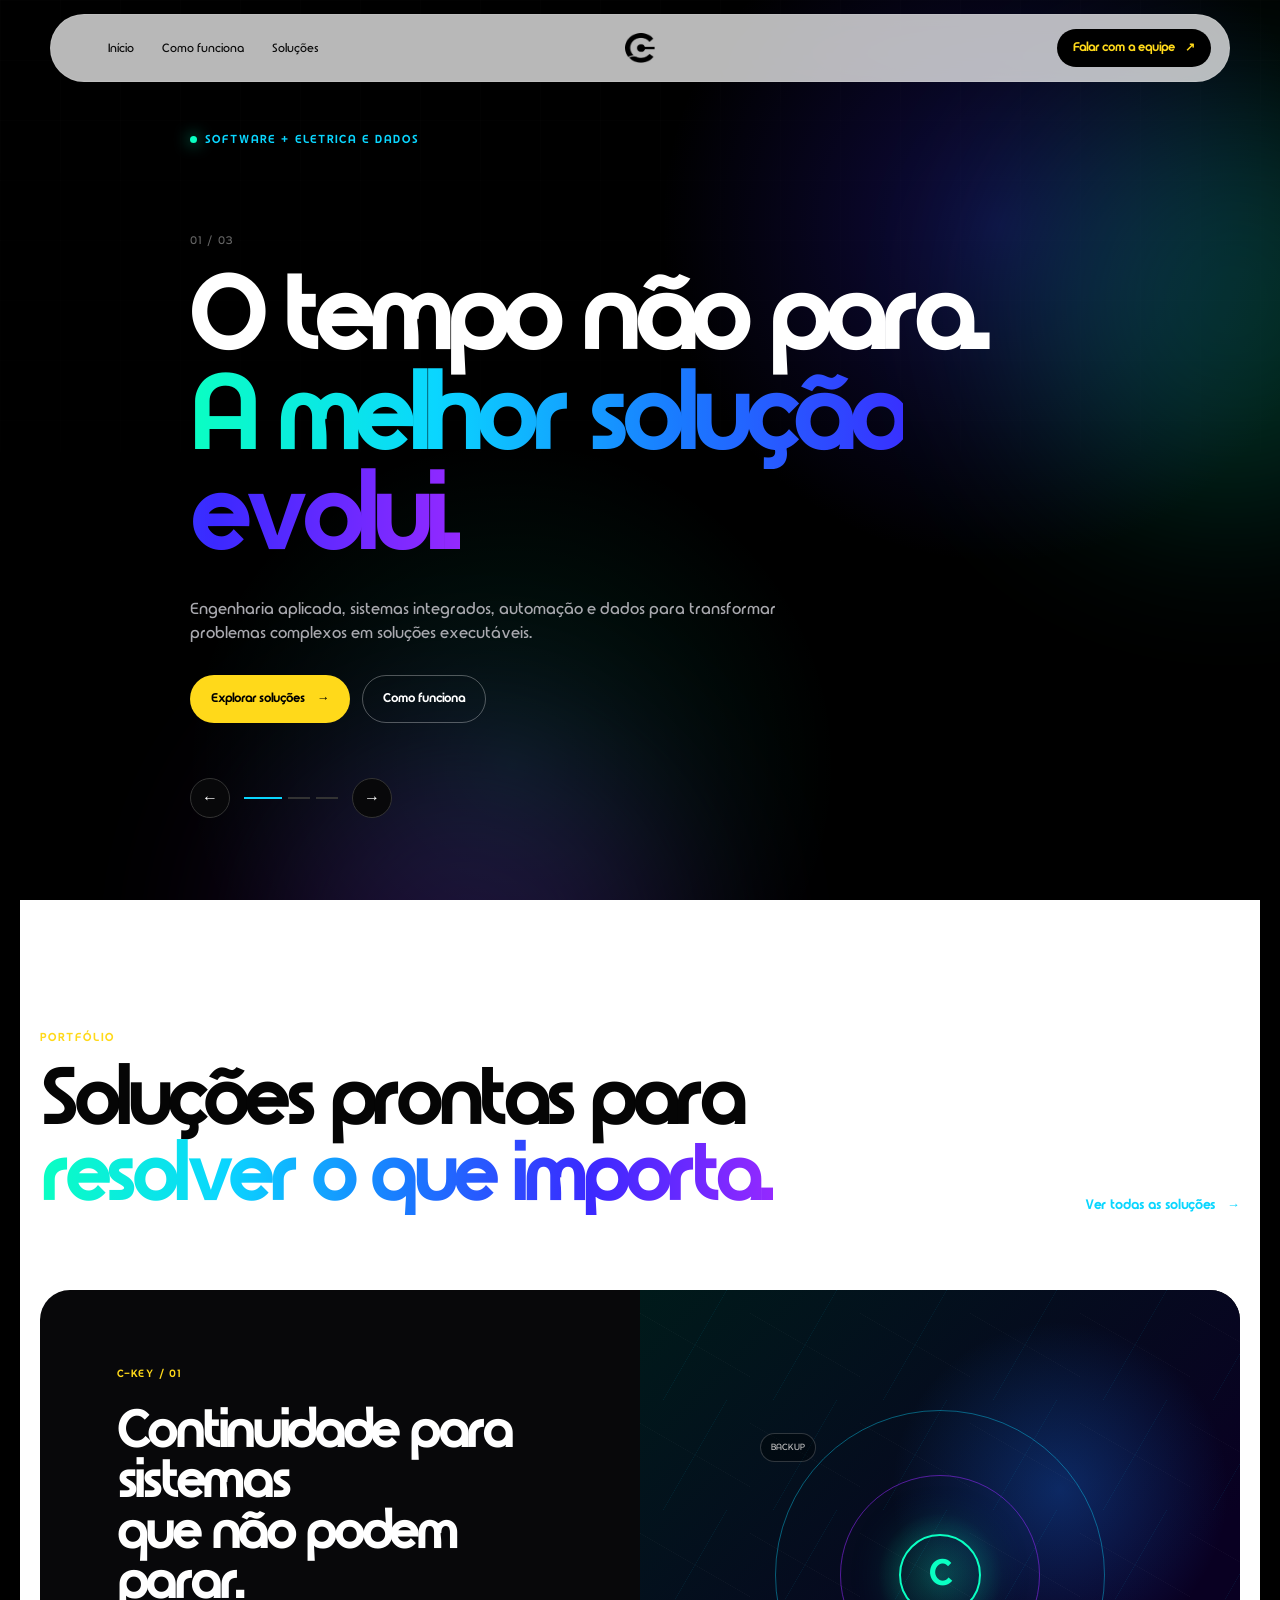
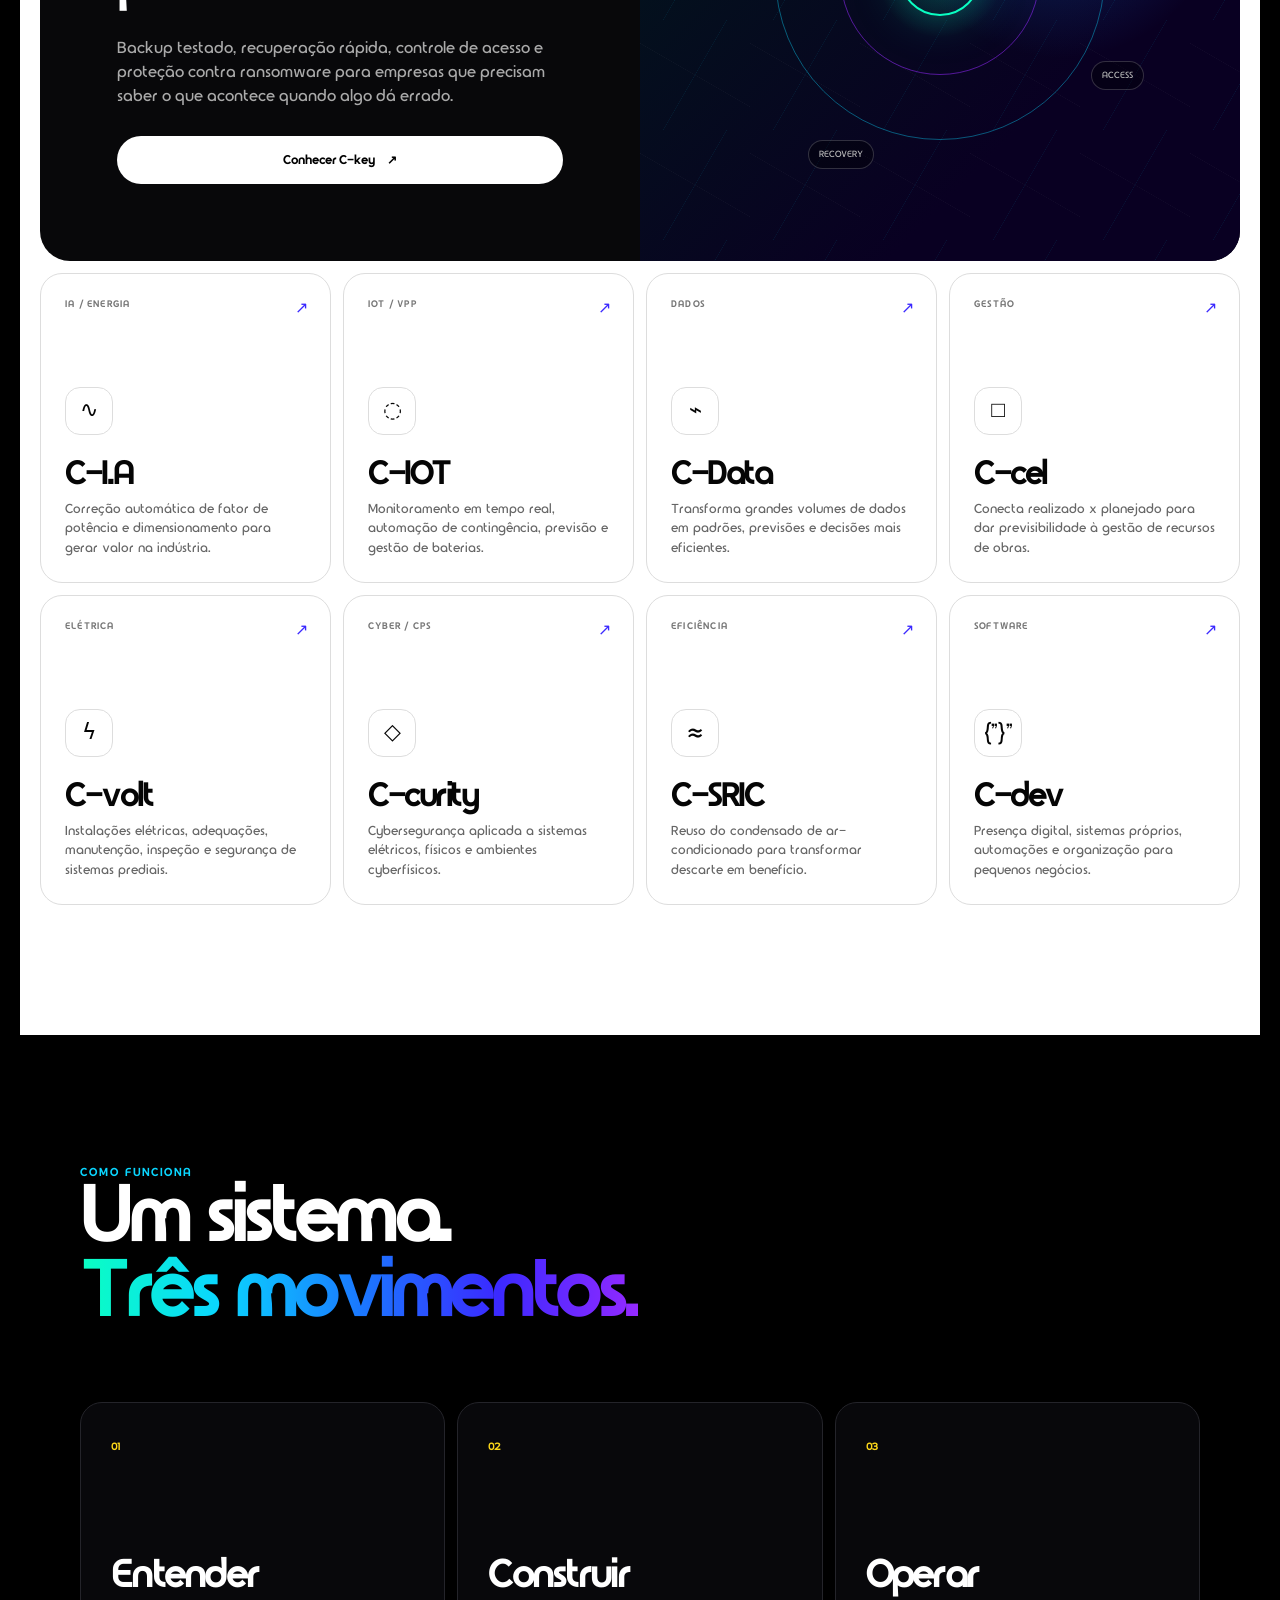
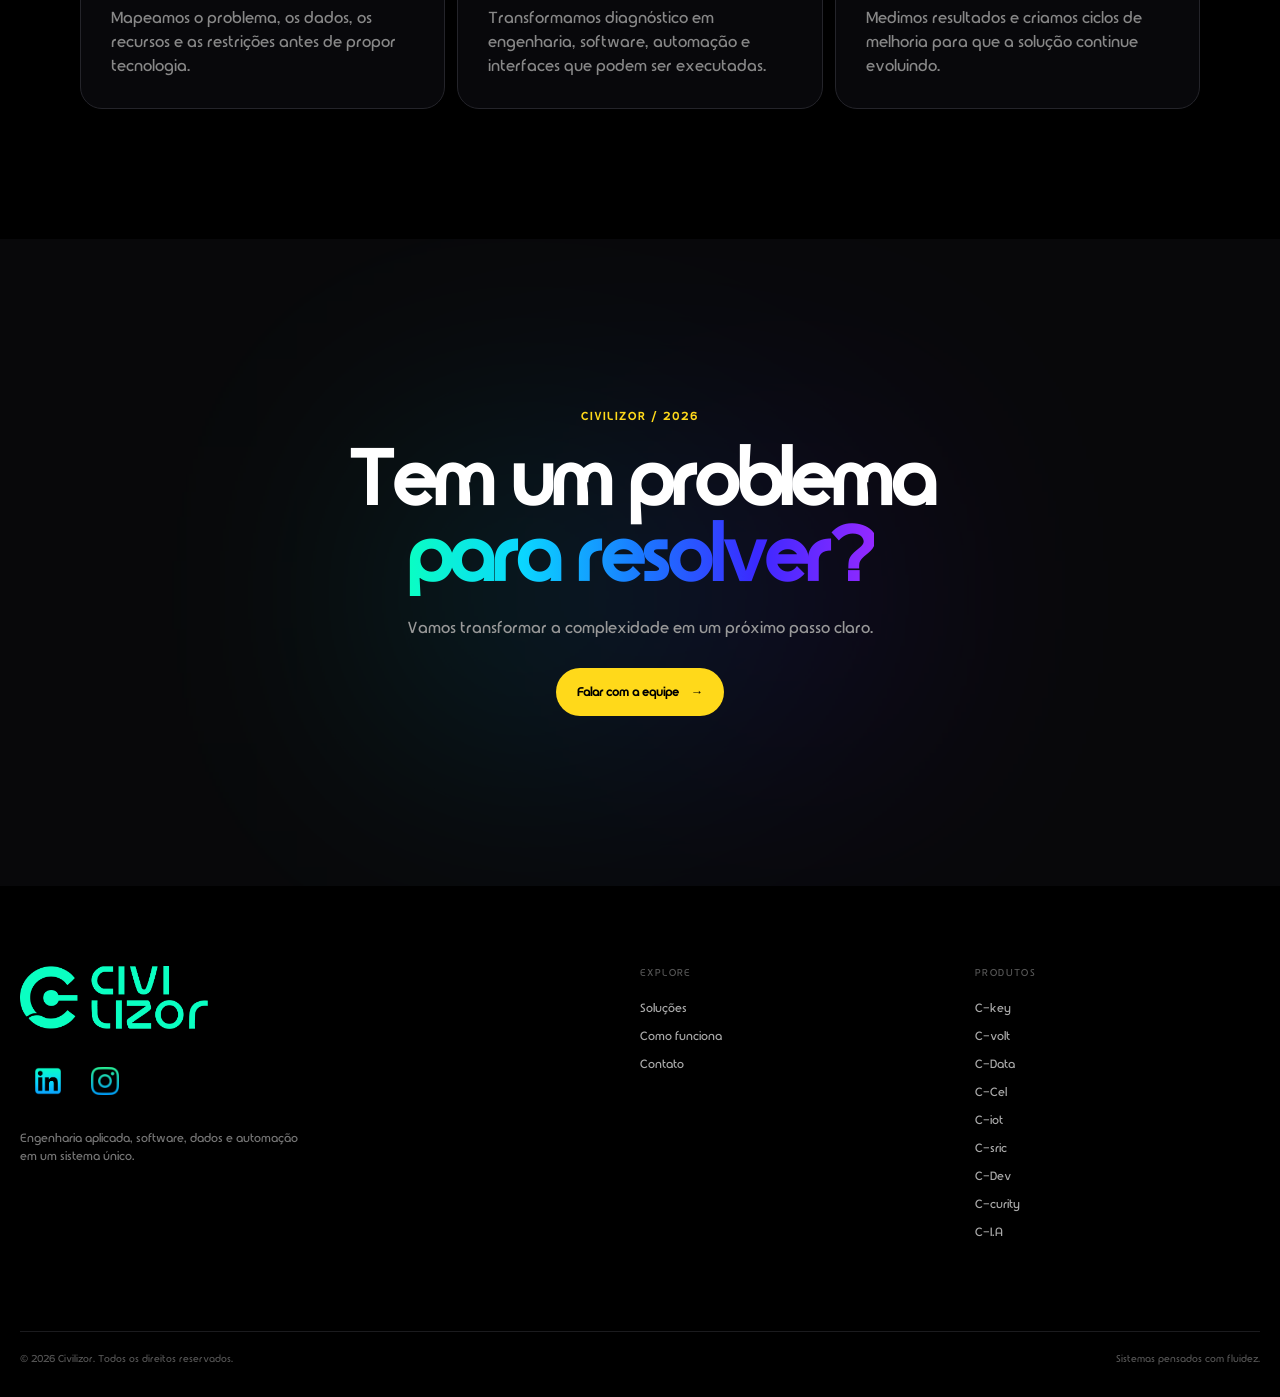
<file: index.html>
<!DOCTYPE html><!--Preãmbulo serve para o navegador identificar a versão do html-->
<html lang="pt-BR"><!--Para saber que esta em português Brasil-->
<head>
  <meta charset="UTF-8"><!--Para o navegador entender os simbolos certos da letra portuguêsa e outros-->
  <meta name="viewport" content="width=device-width, initial-scale=1.0"> <!--Serve para ter usabilidade em pixels em celulares com mais pixels-->
  <meta name="description" content="Civilizor — engenharia, sistemas, dados, automação, energia e segurança.">
  <title>Civilizor — Sistemas com fluidez</title>
  <link rel="stylesheet" href="css/style.css">
</head>
<body>
  <!-- Tela de carregamento inicial: JavaScript controla a saída após alguns segundos. -->
  <div class="loader" id="loader" aria-label="Carregando Civilizor">
    <div class="logo_entrada" id="logo_entrada"> <img src="img/logo/logo_entrada.svg"></div>
    <div class="loader-line"><span></span></div>
    <small>iniciando sistemas</small>
  </div>

  <!-- Cabeçalho fixo e minimalista. -->
  <header class="site-header" id="siteHeader">
    <a class="brand" href="index.html" aria-label="Civilizor — início">
      <span class="logo1" id="logo1">
      <img src="img/logo/logoblack.png" width="30" height="30" >
      </span>
    </a>

    <nav class="main-nav" aria-label="Navegação principal">
      <a href="#inicio">Início</a>
      <a href="#como-funciona">Como funciona</a>
      <a href="solucoes.html">Soluções</a>
    </nav>

    <a class="header-cta" href="https://wa.me/message/HIAEDFAULODML1">Falar com a equipe <span>↗</span></a>
    <button class="menu-button" id="menuButton" aria-label="Abrir menu">☰</button>
  </header>

  <main>
    <!-- HERO: o JavaScript alterna automaticamente entre os slides. -->
    <section class="hero" id="inicio">
      <div class="hero-glow glow-a"></div>
      <div class="hero-glow glow-b"></div>

      <div class="hero-content">
        <div class="eyebrow"><span></span>SOFTWARE + ELETRICA E DADOS</div>
        <div class="hero-slides" id="heroSlides">
          <article class="hero-slide is-active">
            <p class="slide-index">01 / 03</p>
            <h1>O tempo não para.<br><em>A melhor solução evolui.</em></h1>
            <p class="hero-copy">Engenharia aplicada, sistemas integrados, automação e dados para transformar problemas complexos em soluções executáveis.</p>
            <div class="hero-actions">
              <a class="button button-primary" href="solucoes.html">Explorar soluções <span>→</span></a>
              <a class="button button-ghost" href="#como-funciona">Como funciona</a>
            </div>
          </article>

          <article class="hero-slide">
            <p class="slide-index">02 / 03</p>
            <h1>Energia elétrica.<br><em>Fluidez em cada sistema.</em></h1>
            <p class="hero-copy">Do campo elétrico ao software: monitoramento, automação, dimensionamento e segurança trabalhando em conjunto.</p>
            <div class="hero-actions">
              <a class="button button-primary" href="produto.html?id=c-volt">Conhecer C-volt <span>→</span></a>
              <a class="button button-ghost" href="solucoes.html">Ver portfólio</a>
            </div>
          </article>

          <article class="hero-slide">
            <p class="slide-index">03 / 03</p>
            <h1>Dados não são o fim.<br><em>São o começo da decisão.</em></h1>
            <p class="hero-copy">Encontramos padrões, criamos previsões e conectamos informação à ação — com uma linguagem visual simples.</p>
            <div class="hero-actions">
              <a class="button button-primary" href="produto.html?id=c-data">Explorar C-Data <span>→</span></a>
              <a class="button button-ghost" href="#solucoes-preview">Ver soluções</a>
            </div>
          </article>
        </div>

        <div class="hero-controls">
          <button class="circle-button" id="heroPrev" aria-label="Slide anterior">←</button>
          <div class="dots" id="heroDots" aria-label="Slides"></div>
          <button class="circle-button" id="heroNext" aria-label="Próximo slide">→</button>
        </div>
      </div>

     
    </section>

    <!-- INTRODUÇÃO AO PORTFÓLIO -->
    <section class="section solutions-preview" id="solucoes-preview">
      <div class="section-heading">
        <div>
          <p class="eyebrow yellow">PORTFÓLIO</p>
          <h2>Soluções prontas para<br><em>resolver o que importa.</em></h2>
        </div>
        <a class="text-link" href="solucoes.html">Ver todas as soluções <span>→</span></a>
      </div>

      <div class="feature-solution">
        <div class="feature-copy">
          <p class="product-number">C-KEY / 01</p>
          <h3>Continuidade para sistemas<br>que não podem parar.</h3>
          <p>Backup testado, recuperação rápida, controle de acesso e proteção contra ransomware para empresas que precisam saber o que acontece quando algo dá errado.</p>
          <a class="button button-dark" href="produto.html?id=c-key">Conhecer C-key <span>↗</span></a>
        </div>
        <div class="feature-visual cyber-visual">
          <div class="visual-ring ring-one"></div>
          <div class="visual-ring ring-two"></div>
          <div class="visual-core">C</div>
          <div class="visual-label label-a">BACKUP</div>
          <div class="visual-label label-b">ACCESS</div>
          <div class="visual-label label-c">RECOVERY</div>
        </div>
      </div>

      <!-- Grade de soluções. O botão de cada card leva para o detalhe correspondente. -->
      <div class="solution-grid">
        <a class="solution-card" href="produto.html?id=c-ia">
          <span class="card-tag">IA / ENERGIA</span>
          <span class="card-icon">∿</span>
          <h3>C-I.A</h3>
          <p>Correção automática de fator de potência e dimensionamento para gerar valor na indústria.</p>
          <span class="card-arrow">↗</span>
        </a>
        <a class="solution-card" href="produto.html?id=c-iot">
          <span class="card-tag">IOT / VPP</span>
          <span class="card-icon">◌</span>
          <h3>C-IOT</h3>
          <p>Monitoramento em tempo real, automação de contingência, previsão e gestão de baterias.</p>
          <span class="card-arrow">↗</span>
        </a>
        <a class="solution-card" href="produto.html?id=c-data">
          <span class="card-tag">DADOS</span>
          <span class="card-icon">⌁</span>
          <h3>C-Data</h3>
          <p>Transforma grandes volumes de dados em padrões, previsões e decisões mais eficientes.</p>
          <span class="card-arrow">↗</span>
        </a>
        <a class="solution-card" href="produto.html?id=c-cel">
          <span class="card-tag">GESTÃO</span>
          <span class="card-icon">□</span>
          <h3>C-cel</h3>
          <p>Conecta realizado x planejado para dar previsibilidade à gestão de recursos de obras.</p>
          <span class="card-arrow">↗</span>
        </a>
        <a class="solution-card" href="produto.html?id=c-volt">
          <span class="card-tag">ELÉTRICA</span>
          <span class="card-icon">ϟ</span>
          <h3>C-volt</h3>
          <p>Instalações elétricas, adequações, manutenção, inspeção e segurança de sistemas prediais.</p>
          <span class="card-arrow">↗</span>
        </a>
        <a class="solution-card" href="produto.html?id=c-curity">
          <span class="card-tag">CYBER / CPS</span>
          <span class="card-icon">◇</span>
          <h3>C-curity</h3>
          <p>Cybersegurança aplicada a sistemas elétricos, físicos e ambientes cyberfísicos.</p>
          <span class="card-arrow">↗</span>
        </a>
        <a class="solution-card" href="produto.html?id=c-sric">
          <span class="card-tag">EFICIÊNCIA</span>
          <span class="card-icon">≈</span>
          <h3>C-SRIC</h3>
          <p>Reuso do condensado de ar-condicionado para transformar descarte em benefício.</p>
          <span class="card-arrow">↗</span>
        </a>
        <a class="solution-card" href="produto.html?id=c-dev">
          <span class="card-tag">SOFTWARE</span>
          <span class="card-icon">{"}"</span>
          <h3>C-dev</h3>
          <p>Presença digital, sistemas próprios, automações e organização para pequenos negócios.</p>
          <span class="card-arrow">↗</span>
        </a>
      </div>
    </section>

    <!-- SEÇÃO "COMO FUNCIONA" -->
    <section class="dark-section" id="como-funciona">
      <div class="section narrow">
        <p class="eyebrow">COMO FUNCIONA</p>
        <h2>Um sistema.<br><em>Três movimentos.</em></h2>
        <div class="process-grid">
          <article class="process-card">
            <span>01</span>
            <h3>Entender</h3>
            <p>Mapeamos o problema, os dados, os recursos e as restrições antes de propor tecnologia.</p>
          </article>
          <article class="process-card">
            <span>02</span>
            <h3>Construir</h3>
            <p>Transformamos diagnóstico em engenharia, software, automação e interfaces que podem ser executadas.</p>
          </article>
          <article class="process-card">
            <span>03</span>
            <h3>Operar</h3>
            <p>Medimos resultados e criamos ciclos de melhoria para que a solução continue evoluindo.</p>
          </article>
        </div>
      </div>
    </section>

    <!-- BLOCO FINAL DE CTA -->
    <section class="cta-section" id="contato">
      <div class="cta-glow"></div>
      <p class="eyebrow yellow">CIVILIZOR / 2026</p>
      <h2>Tem um problema<br><em>para resolver?</em></h2>
      <p>Vamos transformar a complexidade em um próximo passo claro.</p>
      <a class="button button-primary" href="https://wa.me/message/HIAEDFAULODML1">Falar com a equipe <span>→</span></a>
    </section>
  </main>

  <footer class="site-footer">
    <div class="footer-brand">
     <div>
      <img src="img/logo/sublogoaqua.png" alt="sublogo" width="188" height="63">
     </div>
     <footer class="footer">
      <br>
      <div class="social-icons">

            <a href="https://www.linkedin.com/company/civilizor-solutions/home/" target="_blank" aria-label="LinkedIn" hreflang="">
                <img class="linkedin"
                     src="img/icon/icon_r.png"
                     alt="LinkedIn">
            </a>

            <a href="https://www.instagram.com/civilizor/" target="_blank" aria-label="Instagram">
                <img class="instagram"
                     src="img/icon/icon_r2.png"
                     alt="Instagram">
            </a>

        </div>

</footer>
      <p>Engenharia aplicada, software, dados e automação em um sistema único.</p>
    </div>
    <div class="footer-column">
      <span>EXPLORE</span>
      <a href="solucoes.html">Soluções</a>
      <a href="#como-funciona">Como funciona</a>
      <a href="#contato">Contato</a>
    </div>
    <div class="footer-column">
      <span>PRODUTOS</span>
      <a href="produto.html?id=c-key">C-key</a>
      <a href="produto.html?id=c-volt">C-volt</a>
      <a href="produto.html?id=c-data">C-Data</a>
      <a href="produto.html?id=c-cel">C-Cel</a>
      <a href="produto.html?id=c-iot">C-iot</a>
      <a href="produto.html?id=c-sric">C-sric</a>
      <a href="produto.html?id=c-dev">C-Dev</a>
      <a href="produto.html?id=c-curity">C-curity</a>
      <a href="produto.html?id=c-ia">C-I.A</a>
    </div>
    <div class="footer-bottom">
      <span>© 2026 Civilizor. Todos os direitos reservados.</span>
      <span>Sistemas pensados com fluidez.</span>
    </div>
  </footer>

  <script src="js/script.js"></script>
</body>
</html>
</file>
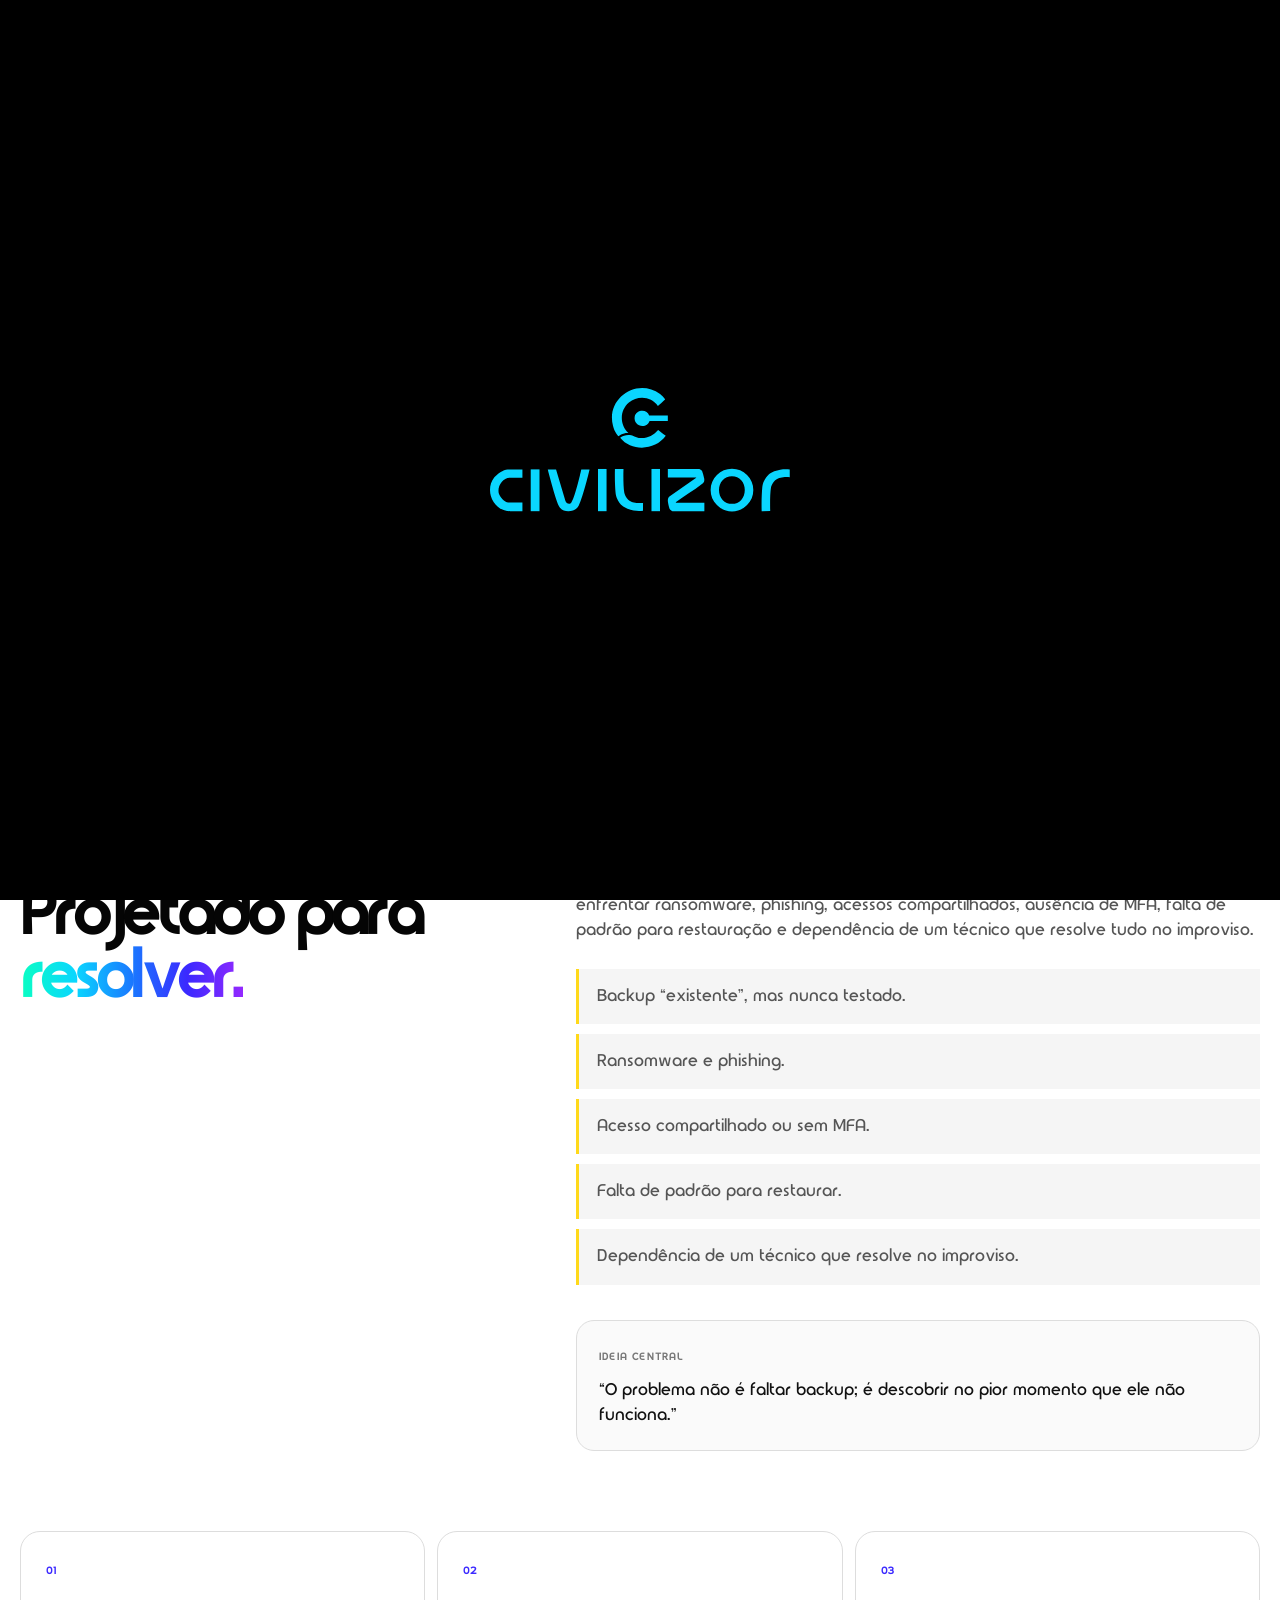
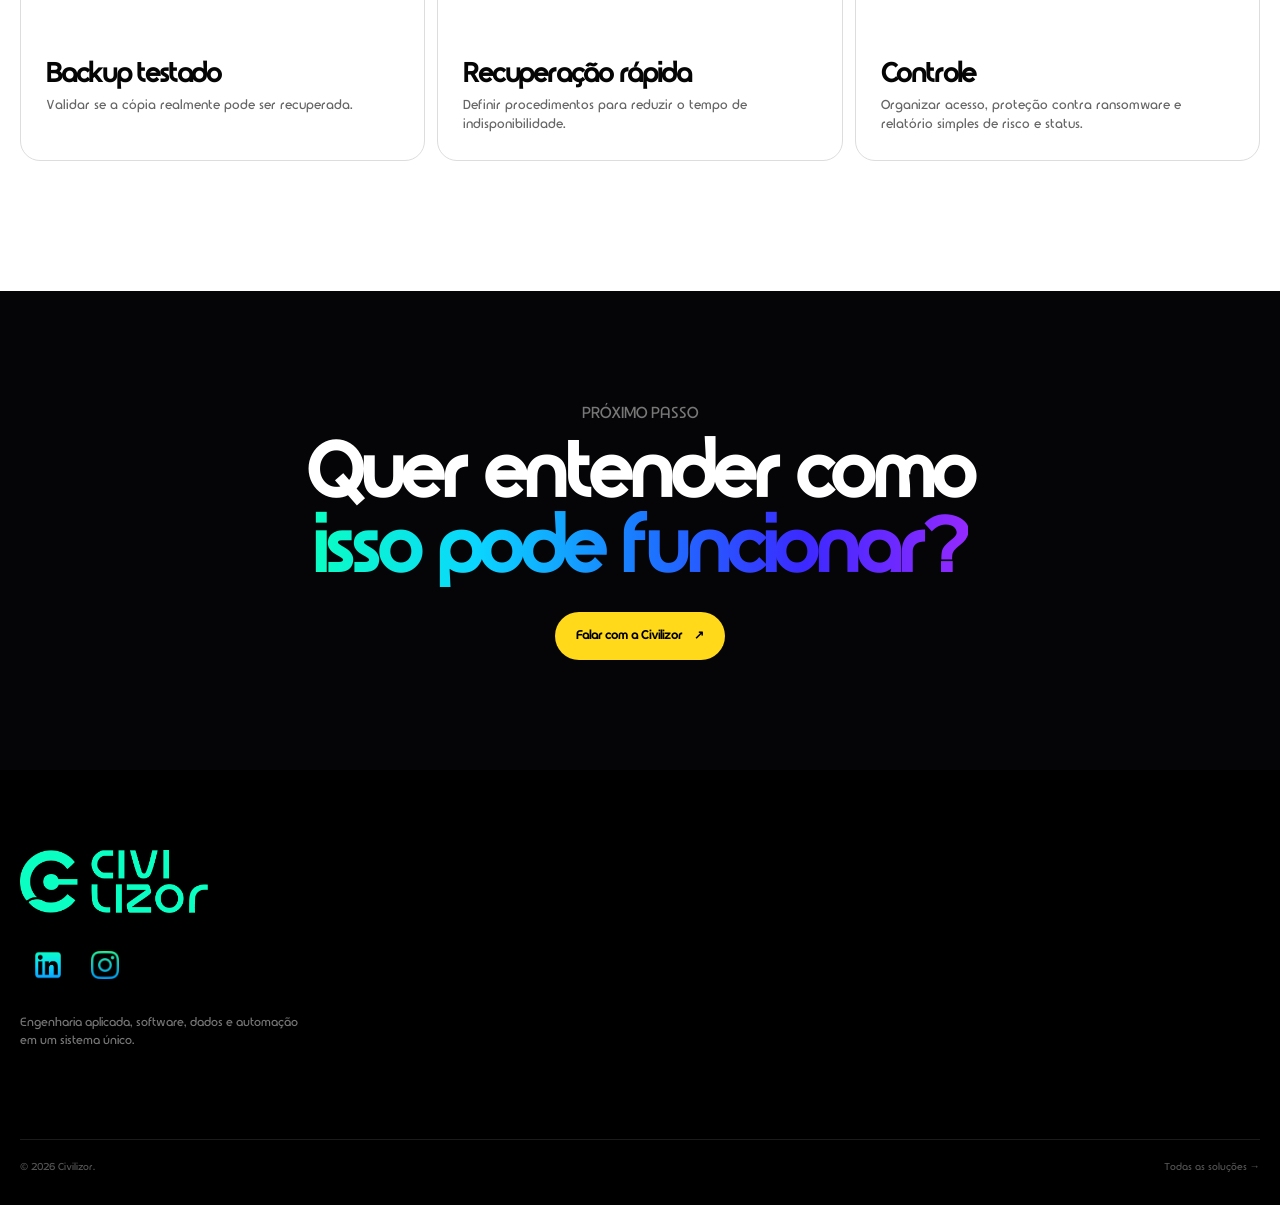
<file: produto.html>
<!DOCTYPE html>
<html lang="pt-BR">
<head>
  <meta charset="UTF-8">
  <meta name="viewport" content="width=device-width, initial-scale=1.0">
  <meta name="description" content="Detalhes das soluções Civilizor.">
  <title>Civilizor — Solução</title>
  <link rel="stylesheet" href="css/style.css">
</head>
<body>
  <div class="loader loader-small" id="loader">
    <div class="logo_entrada" id="logo_entrada">
        <img src="img/logo/logo_entrada.svg" alt="Civilizor">
    </div>
</div>
      </span>
  </div>

  <header class="site-header" id="siteHeader">
    <a class="brand" href="index.html"><span class="logo1" id="logo1">
      <img src="img/logo/logoblack.png" width="30" height="30" >
      </span></a>
    <nav class="main-nav">
      <a href="index.html">Início</a>
      <a href="index.html#como-funciona">Como funciona</a>
      <a href="solucoes.html">Soluções</a>
    </nav>
    <a class="header-cta" href="index.html#contato">Falar com a equipe <span>↗</span></a>
    <button class="menu-button" id="menuButton" aria-label="Abrir menu">☰</button>
  </header>

  <main id="productPage">
    <!-- Conteúdo preenchido pelo JavaScript usando ?id=c-key, ?id=c-ia etc. -->
  </main>

  <footer class="site-footer">
    <div class="footer-brand">
        <div>
      <img src="img/logo/sublogoaqua.png" alt="sublogo" width="188" height="63">
     </div>
     <br>
      <div class="social-icons">

            <a href="#" target="_blank" aria-label="LinkedIn">
                <img class="linkedin"
                     src="img/icon/icon_r.png"
                     alt="LinkedIn">
            </a>

            <a href="#" target="_blank" aria-label="Instagram">
                <img class="instagram"
                     src="img/icon/icon_r2.png"
                     alt="Instagram">
            </a>

        </div>
      <p>Engenharia aplicada, software, dados e automação em um sistema único.</p>
    </div>
    <div class="footer-bottom">
      <span>© 2026 Civilizor.</span>
      <a href="solucoes.html">Todas as soluções →</a>
    </div>
  </footer>

  <script src="js/products.js"></script>
  <script src="js/script.js"></script>
</body>
</html>
</file>
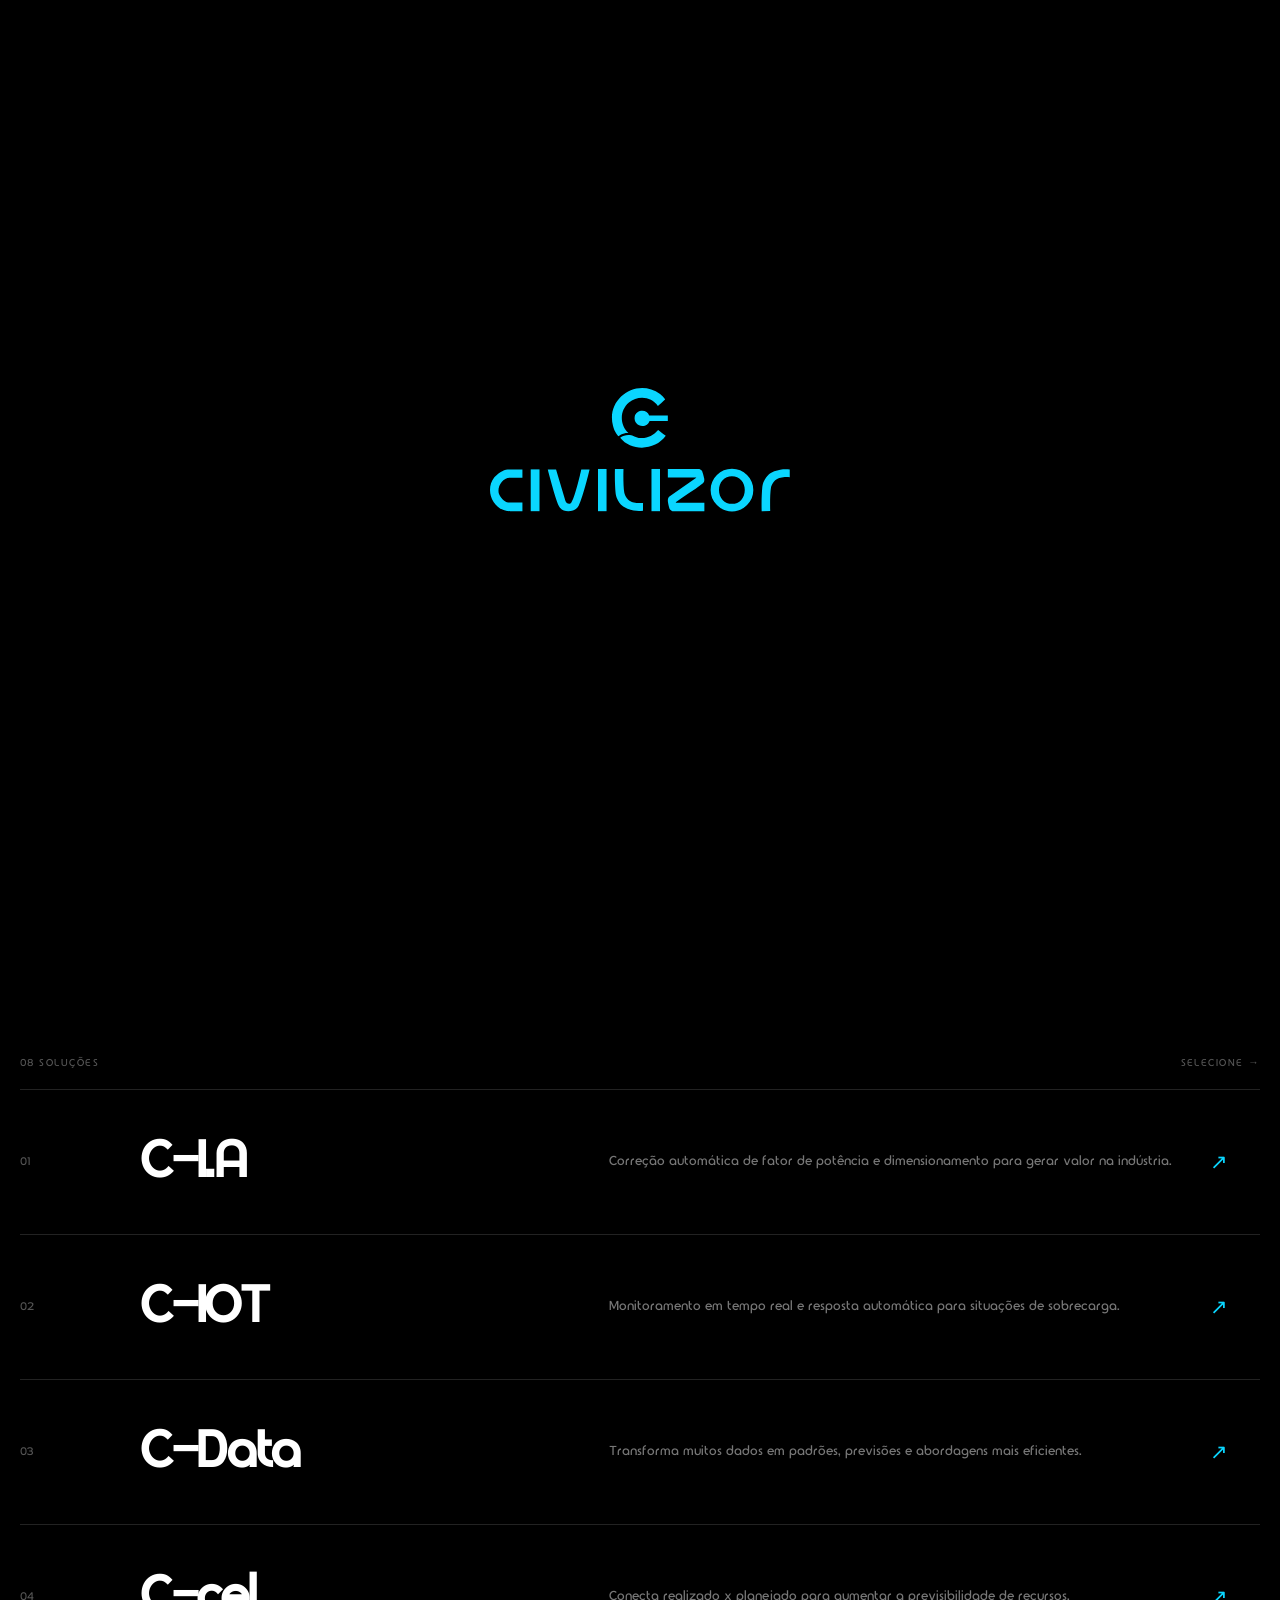
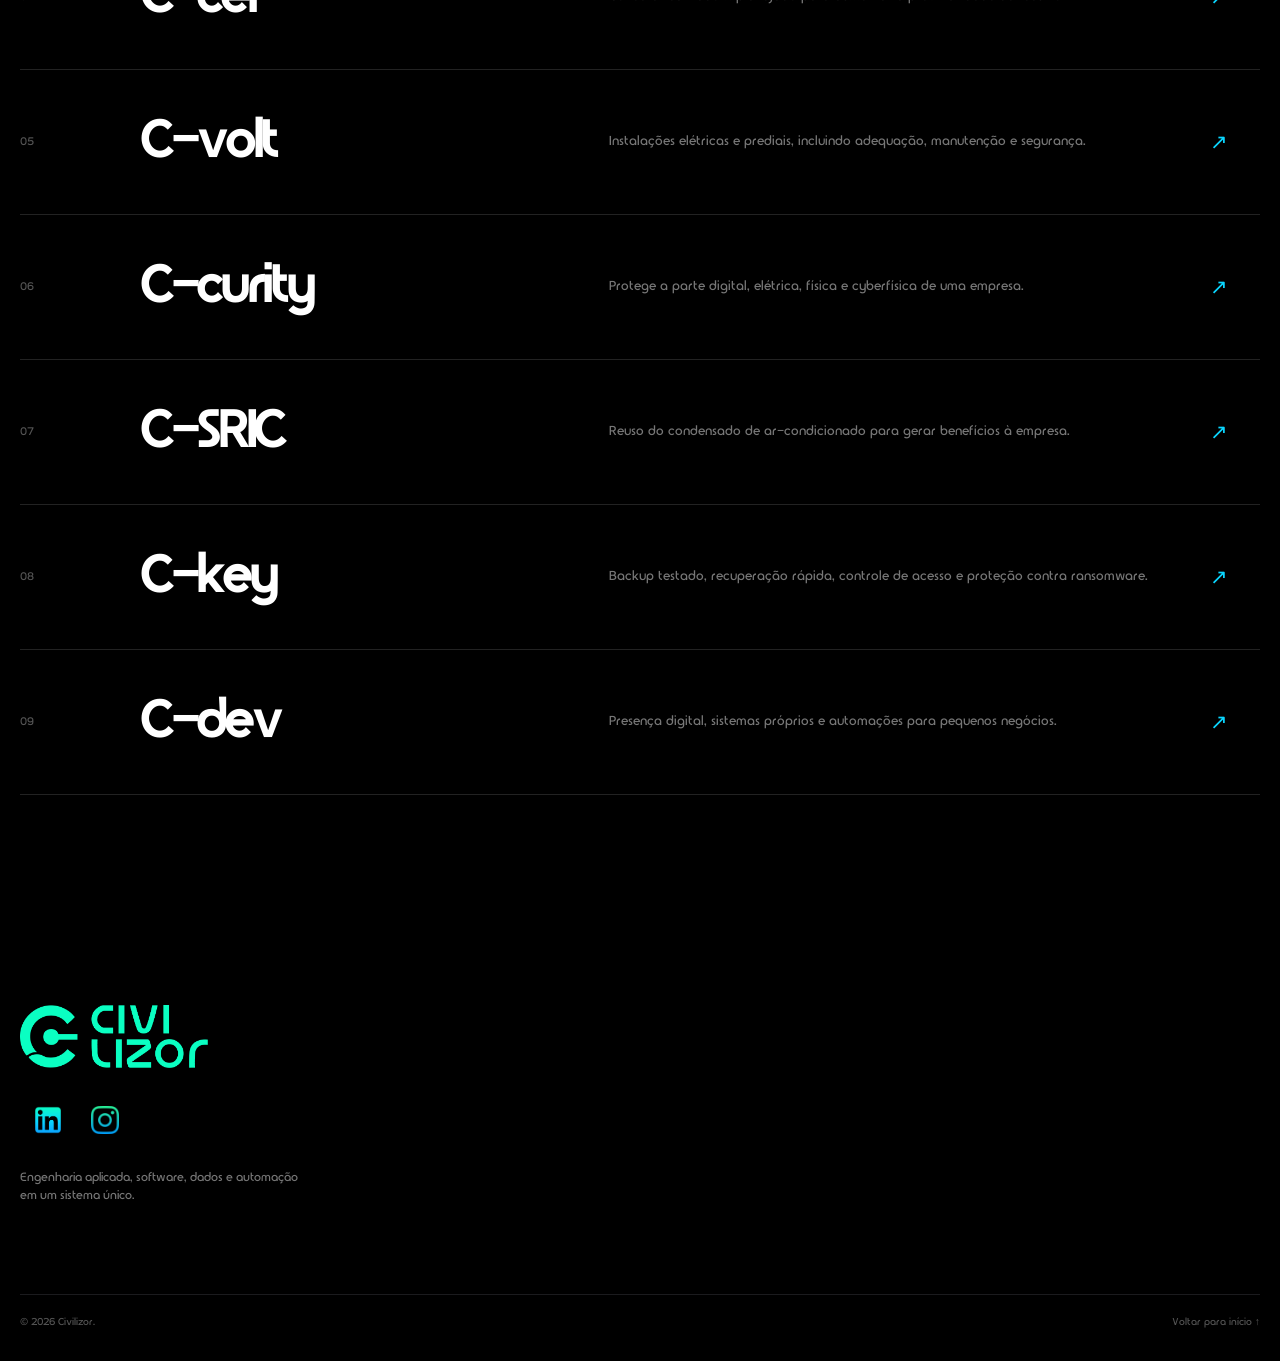
<file: solucoes.html>
<!DOCTYPE html>
<html lang="pt-BR">
<head>
  <meta charset="UTF-8">
  <meta name="viewport" content="width=device-width, initial-scale=1.0">
  <meta name="description" content="Portfólio de soluções Civilizor.">
  <title>Civilizor — Soluções</title>
  <link rel="stylesheet" href="css/style.css">
</head>
<body class="solutions-page">
  <div class="loader" id="loader" aria-label="Carregando Civilizor">
    <div class="logo_entrada" id="logo_entrada"> <img src="img/logo/logo_entrada.svg"></div>

  </div>

  <header class="site-header" id="siteHeader">
    <a class="brand" href="index.html"><span class="logo1" id="logo1">
      <img src="img/logo/logoblack.png" width="30" height="30" >
      </span></a>
    <nav class="main-nav">
      <a href="index.html">Início</a>
      <a href="index.html#como-funciona">Como funciona</a>
      <a class="active" href="solucoes.html">Soluções</a>
    </nav>
    <a class="header-cta" href="index.html#contato">Falar com a equipe <span>↗</span></a>
    <button class="menu-button" id="menuButton" aria-label="Abrir menu">☰</button>
  </header>

  <main>
    <section class="solutions-hero">
      <div class="section">
        <p class="eyebrow yellow">PORTFÓLIO CIVILIZOR</p>
        <h1>Uma solução para<br><em>cada camada do problema.</em></h1>
        <p class="solutions-intro">O portfólio conecta energia, engenharia, software, dados, automação e segurança. Selecione uma solução para entender o problema que ela foi desenhada para resolver.</p>
      </div>
    </section>

    <section class="section solutions-list">
      <div class="solutions-list-head">
        <span>08 SOLUÇÕES</span>
        <span>SELECIONE →</span>
      </div>

      <!-- Os cards abaixo também são gerados pelo JavaScript a partir de products.js. -->
      <div class="product-list" id="productList"></div>
    </section>
  </main>

  <footer class="site-footer">
    <div class="footer-brand">
        <div>
      <img src="img/logo/sublogoaqua.png" alt="sublogo" width="188" height="63">
     </div>
     <br>
      <div class="social-icons">

            <a href="#" target="_blank" aria-label="LinkedIn">
                <img class="linkedin"
                     src="img/icon/icon_r.png"
                     alt="LinkedIn">
            </a>

            <a href="#" target="_blank" aria-label="Instagram">
                <img class="instagram"
                     src="img/icon/icon_r2.png"
                     alt="Instagram">
            </a>

        </div>
      <p>Engenharia aplicada, software, dados e automação em um sistema único.</p>
    </div>
    <div class="footer-bottom">
      <span>© 2026 Civilizor.</span>
      <a href="index.html">Voltar para início ↑</a>
    </div>
  </footer>

  <script src="js/products.js"></script>
  <script src="js/script.js"></script>
</body>
</html>
</file>
<file: css/style.css>
/* =========================================================
   CIVILIZOR — STYLE.CSS

   Sistema visual baseado no Guia de Marca:

   - Estrutura: preto + branco
   - Fluxo: gradiente elétrico
   - Quebra: amarelo elétrico
   ========================================================= */


/* =========================================================
   1. TOKENS DA MARCA
   ========================================================= */

:root {
  --civ-black: #000000;
  --civ-white: #ffffff;

  --civ-aqua: #0AFFC2;
  --civ-ciano: #0AD6FF;
  --civ-azul: #1A79FF;
  --civ-indigo: #3B29FF;
  --civ-violeta: #9429FF;

  --civ-yellow: #FFD91A;

  --civ-gradient: linear-gradient(
    90deg,
    var(--civ-aqua) 0%,
    var(--civ-ciano) 25%,
    var(--civ-azul) 50%,
    var(--civ-indigo) 75%,
    var(--civ-violeta) 100%
  );

  --surface: #0a0a0d;
  --surface-2: #111116;
  --line: rgba(255, 255, 255, 0.12);
  --muted: #99999f;

  --radius: 24px;
  --max: 1240px;
}


/* =========================================================
   2. FONTE
   ========================================================= */

/*
   A fonte está na pasta:

   fonte/
   └── astonpoliz/
       └── Astonpoliz.ttf

   Como este CSS está dentro de:

   css/style.css

   precisamos voltar uma pasta com ../
*/

@font-face {
  font-family: "Civilizor";
  src: url("../fonte/astonpoliz/Astonpoliz.ttf") format("truetype");
  font-weight: 400;
  font-style: normal;
  font-display: swap;
}


/* =========================================================
   3. RESET BÁSICO
   ========================================================= */

* {
  box-sizing: border-box;
  margin: 0;
  padding: 0;
}

html {
  scroll-behavior: smooth;
}

body {
  background: var(--civ-black);
  color: var(--civ-white);

  line-height: 1.5;

  overflow-x: hidden;

  /* Fonte personalizada */
  font-family: "Civilizor", sans-serif;
}

/*
   Aplicamos a fonte também aos elementos de formulário.
*/

button,
input,
textarea,
select {
  font-family: "Civilizor", sans-serif;
}

body.is-loading {
  overflow: hidden;
}

a {
  color: inherit;
  text-decoration: none;
}

button,
a {
  -webkit-tap-highlight-color: transparent;
}

button {
  font: inherit;
}

img {
  max-width: 100%;
  display: block;
}


/* =========================================================
   4. LOADER
   ========================================================= */

.loader {
  position: fixed;
  inset: 0;

  z-index: 9999;

  display: grid;
  place-content: center;
  justify-items: center;

  gap: 10px;

  background: var(--civ-black);

  transition:
    opacity 0.7s ease,
    visibility 0.7s ease;
}

.loader.is-hidden {
  opacity: 0;
  visibility: hidden;
}



.loader-line {
  width: 180px;
  height: 2px;

  background: #222;

  overflow: hidden;

  margin-top: 12px;
}

.loader-line span {
  display: block;

  height: 100%;
  width: 0;

  background: var(--civ-gradient);

  animation: loadLine 1.5s ease forwards;
}

.loader small {
  color: #666;

  text-transform: uppercase;

  letter-spacing: 0.18em;

  font-size: 0.55rem;
}

@keyframes loadLine {
  to {
    width: 100%;
  }
}

.logo_entrada img {
    width: 300px;
    height: auto;
}
/* =========================================================
   5. CABEÇALHO
   ========================================================= */

.site-header {
  position: fixed;

  z-index: 100;

  top: 0;
  left: 50%;

  transform: translateX(-50%);

  width: min(100% - 32px, 1180px);

  height: 68px;

  display: flex;

  align-items: center;
  justify-content: space-between;

  padding: 0 18px;

  margin-top: 14px;

  border: 1px solid rgba(255, 255, 255, 0.1);

  border-radius: 999px;

  background: rgba(255, 255, 255, 0.72);

  backdrop-filter: blur(18px);

  transition: 0.3s ease;
}


.logo1 {
  position: absolute;
  left: 50%;
  top: 50%;
  transform: translate(-50%, -50%);
}



.site-header.scrolled {
  background: rgba(255, 255, 255, 0.92);

  border-color: rgba(255, 255, 255, 0.16);
}


/* Marca */

.brand {
  display: inline-flex;

  align-items: center;

  gap: 9px;

  font-weight: 900;

  letter-spacing: -0.04em;
}

.brand-symbol {
  display: grid;

  place-items: center;

  width: 30px;
  height: 30px;

  border: 2px solid var(--civ-aqua);

  border-radius: 50%;

  color: var(--civ-aqua);

  font-weight: 900;

  font-size: 1.05rem;
}

.brand-name {
  font-size: 0.9rem;
}


/* Navegação */

.main-nav {
  display: flex;

  gap: 28px;

 
  margin-right: 700px;
}

.main-nav a {
  font-size: 0.78rem;

  color: #0b0b0b;

  transition: color 0.2s ease;
}

.main-nav a:hover,
.main-nav a.active {
  color: #fff;
}


/* Botão principal do cabeçalho */

.header-cta {
  display: inline-flex;

  align-items: center;

  gap: 10px;

  padding: 10px 16px;

  border-radius: 999px;

  background: var(--civ-black);

  color: var(--civ-yellow);

  font-size: 0.72rem;

  font-weight: 800;

  transition: transform 0.2s ease;
}

.header-cta:hover {
  transform: translateY(-2px);
}


/* Menu mobile */

.menu-button {
  display: none;

  border: 0;

  background: transparent;

  color: #fff;

  cursor: pointer;

  font-size: 1.3rem;
}


/* =========================================================
   6. ELEMENTOS REUTILIZÁVEIS
   ========================================================= */

.section {
  width: min(100% - 40px, var(--max));

  margin-inline: auto;

  padding-block: 130px;
}

.section.narrow {
  max-width: 1120px;
}


/* Eyebrow */

.eyebrow {
  color: var(--civ-ciano);

  font-size: 0.68rem;

  font-weight: 800;

  letter-spacing: 0.18em;

  text-transform: uppercase;
}

.eyebrow span {
  display: inline-block;

  width: 7px;
  height: 7px;

  margin-right: 8px;

  border-radius: 50%;

  background: var(--civ-aqua);

  box-shadow: 0 0 15px var(--civ-aqua);
}

.eyebrow.yellow {
  color: var(--civ-yellow);
}


/* Títulos */

h1,
h2,
h3 {
  letter-spacing: -0.045em;

  line-height: 0.98;
}

h2 {
  font-size: clamp(2.6rem, 6vw, 5.8rem);
}

h2 em,
h1 em {
  font-style: normal;

  background: var(--civ-gradient);

  -webkit-background-clip: text;
  background-clip: text;

  color: transparent;
}


/* Botões */

.button {
  display: inline-flex;

  align-items: center;
  justify-content: center;

  gap: 12px;

  min-height: 48px;

  padding: 0 20px;

  border-radius: 999px;

  font-size: 0.78rem;

  font-weight: 800;

  border: 1px solid transparent;

  transition:
    transform 0.2s ease,
    border-color 0.2s ease,
    background 0.2s ease;
}

.button:hover {
  transform: translateY(-2px);
}

.button-primary {
  background: var(--civ-yellow);

  color: #000;
}

.button-ghost {
  border-color: rgba(255, 255, 255, 0.3);

  color: #fff;
}

.button-ghost:hover {
  border-color: #fff;
}

.button-dark {
  background: #fff;

  color: #000;
}

.text-link {
  color: var(--civ-ciano);

  font-size: 0.8rem;

  font-weight: 800;
}

.text-link span {
  margin-left: 8px;
}


/* =========================================================
   7. HERO
   ========================================================= */

.hero {
  min-height: 100svh;

  position: relative;

  display: grid;

  align-items: center;

  overflow: hidden;

  padding: 120px 5vw 70px;

  background:
    radial-gradient(
      circle at 78% 25%,
      rgba(59, 41, 255, 0.25),
      transparent 28%
    ),
    radial-gradient(
      circle at 40% 85%,
      rgba(10, 255, 194, 0.1),
      transparent 30%
    ),
    #000;
}

.hero::before {
  content: "";

  position: absolute;

  inset: 0;

  opacity: 0.22;

  background-image:
    linear-gradient(
      rgba(255, 255, 255, 0.045) 1px,
      transparent 1px
    ),
    linear-gradient(
      90deg,
      rgba(255, 255, 255, 0.045) 1px,
      transparent 1px
    );

  background-size: 60px 60px;

  mask-image: linear-gradient(
    to bottom,
    black,
    transparent 85%
  );
}


/* Glows */

.hero-glow {
  position: absolute;

  width: 420px;
  height: 420px;

  border-radius: 50%;

  filter: blur(90px);

  opacity: 0.18;

  pointer-events: none;
}

.glow-a {
  background: var(--civ-aqua);

  right: -160px;

  top: 10%;
}

.glow-b {
  background: var(--civ-violeta);

  left: 20%;

  bottom: -250px;
}


/* Conteúdo */

.hero-content {
  width: min(100%, 900px);

  position: relative;

  z-index: 2;

  margin: 0 auto;
}


/* Slides */

.hero-slides {
  min-height: 510px;

  display: grid;

  align-items: center;
}

.hero-slide {
  grid-area: 1 / 1;

  opacity: 0;

  transform: translateY(25px);

  pointer-events: none;

  transition:
    opacity 0.65s ease,
    transform 0.65s ease;
}

.hero-slide.is-active {
  opacity: 1;

  transform: translateY(0);

  pointer-events: auto;
}


/* Índice */

.slide-index {
  color: #666;

  font-size: 0.7rem;

  letter-spacing: 0.12em;

  margin: 34px 0 18px;
}


/* Título Hero */

.hero h1 {
  max-width: 850px;

  font-size: clamp(3.3rem, 8vw, 7.4rem);
}


/* Texto */

.hero-copy {
  max-width: 610px;

  color: #a9a9af;

  font-size: 1rem;

  margin-top: 28px;
}


/* Ações */

.hero-actions {
  display: flex;

  gap: 12px;

  margin-top: 30px;
}


/* Controles */

.hero-controls {
  display: flex;

  align-items: center;

  gap: 14px;

  margin-top: 5px;
}

.circle-button {
  width: 40px;
  height: 40px;

  border: 1px solid #333;

  border-radius: 50%;

  color: #fff;

  background: #08080a;

  cursor: pointer;
}

.circle-button:hover {
  border-color: var(--civ-ciano);
}


/* Dots */

.dots {
  display: flex;

  gap: 6px;
}

.dot {
  width: 22px;
  height: 2px;

  border: 0;

  background: #333;

  cursor: pointer;

  transition: 0.25s;
}

.dot.active {
  background: var(--civ-ciano);

  width: 38px;
}


/* =========================================================
   8. CARD DE SISTEMA DO HERO
   ========================================================= */

.hero-system-card {
  position: absolute;

  right: 7vw;

  bottom: 90px;

  width: 250px;

  padding: 18px;

  border: 1px solid rgba(255, 255, 255, 0.13);

  border-radius: 18px;

  background: rgba(10, 10, 12, 0.55);

  backdrop-filter: blur(15px);

  color: #aaa;

  font-size: 0.62rem;
}

.system-top {
  display: flex;

  justify-content: space-between;

  color: #777;

  letter-spacing: 0.12em;
}

.status-dot {
  width: 7px;
  height: 7px;

  background: var(--civ-aqua);

  border-radius: 50%;

  box-shadow: 0 0 10px var(--civ-aqua);
}

.system-grid {
  display: grid;

  grid-template-columns: repeat(3, 1fr);

  gap: 7px;

  margin: 28px 0 16px;
}

.system-grid strong {
  color: #fff;

  font-size: 0.65rem;
}

.system-bar {
  height: 3px;

  background: #222;

  overflow: hidden;
}

.system-bar span {
  display: block;

  width: 72%;
  height: 100%;

  background: var(--civ-gradient);

  animation: pulseBar 2s ease-in-out infinite alternate;
}

@keyframes pulseBar {
  to {
    width: 95%;
  }
}


/* =========================================================
   9. PORTFÓLIO / SOLUÇÕES
   ========================================================= */

.solutions-preview {
  background: #fff;

  color: #050505;

  max-width: none;

  padding-left: max(
    20px,
    calc((100% - var(--max)) / 2)
  );

  padding-right: max(
    20px,
    calc((100% - var(--max)) / 2)
  );
}

.section-heading {
  display: flex;

  justify-content: space-between;

  align-items: end;

  gap: 40px;

  margin-bottom: 75px;
}

.section-heading h2 {
  margin-top: 18px;

  max-width: 780px;
}

.section-heading h2 em {
  background: var(--civ-gradient);

  -webkit-background-clip: text;
  background-clip: text;

  color: transparent;
}


/* Solução em destaque */

.feature-solution {
  display: grid;

  grid-template-columns: 1fr 1fr;

  min-height: 540px;

  border-radius: 30px;

  overflow: hidden;

  background: #08080a;

  color: #fff;
}

.feature-copy {
  padding: clamp(35px, 6vw, 80px);

  display: flex;

  flex-direction: column;

  justify-content: center;
}

.product-number {
  color: var(--civ-yellow);

  font-size: 0.65rem;

  font-weight: 800;

  letter-spacing: 0.14em;

  margin-bottom: 25px;
}

.feature-copy h3 {
  font-size: clamp(2rem, 4vw, 4.2rem);

  max-width: 600px;
}

.feature-copy p:not(.product-number) {
  color: #aaa;

  max-width: 560px;

  margin: 28px 0;
}


/* Visual */

.cyber-visual {
  min-height: 540px;

  position: relative;

  overflow: hidden;

  background:
    radial-gradient(
      circle at 50% 50%,
      rgba(10, 255, 194, 0.25),
      transparent 15%
    ),
    radial-gradient(
      circle at 70% 35%,
      rgba(26, 121, 255, 0.3),
      transparent 30%
    ),
    linear-gradient(
      135deg,
      #001a1a,
      #090022 70%
    );
}

.cyber-visual::before {
  content: "";

  position: absolute;

  inset: 0;

  background:
    linear-gradient(
      120deg,
      transparent 49.7%,
      rgba(10, 214, 255, 0.18) 50%,
      transparent 50.3%
    ),
    linear-gradient(
      30deg,
      transparent 49.7%,
      rgba(255, 255, 255, 0.08) 50%,
      transparent 50.3%
    );

  background-size: 110px 110px;

  opacity: 0.55;
}


/* Anéis */

.visual-ring {
  position: absolute;

  border: 1px solid rgba(10, 214, 255, 0.4);

  border-radius: 50%;

  left: 50%;
  top: 50%;

  transform: translate(-50%, -50%);
}

.ring-one {
  width: 330px;
  height: 330px;

  animation: rotateRing 16s linear infinite;
}

.ring-two {
  width: 200px;
  height: 200px;

  border-color: rgba(148, 41, 255, 0.55);

  animation: rotateRing 9s linear reverse infinite;
}


/* Núcleo */

.visual-core {
  position: absolute;

  left: 50%;
  top: 50%;

  transform: translate(-50%, -50%);

  display: grid;

  place-items: center;

  width: 82px;
  height: 82px;

  border: 2px solid var(--civ-aqua);

  border-radius: 50%;

  font-size: 2.2rem;

  font-weight: 900;

  color: var(--civ-aqua);

  box-shadow:
    0 0 50px rgba(10, 255, 194, 0.25);
}


/* Labels */

.visual-label {
  position: absolute;

  padding: 7px 10px;

  border: 1px solid rgba(255, 255, 255, 0.18);

  border-radius: 999px;

  color: #bbb;

  font-size: 0.55rem;

  background: rgba(0, 0, 0, 0.35);
}

.label-a {
  top: 25%;
  left: 20%;
}

.label-b {
  top: 65%;
  right: 16%;
}

.label-c {
  bottom: 16%;
  left: 28%;
}

@keyframes rotateRing {
  to {
    transform: translate(-50%, -50%) rotate(360deg);
  }
}


/* =========================================================
   10. CARDS DE SOLUÇÃO
   ========================================================= */

.solution-grid {
  display: grid;

  grid-template-columns: repeat(4, 1fr);

  gap: 12px;

  margin-top: 12px;
}

.solution-card {
  position: relative;

  min-height: 310px;

  padding: 24px;

  border: 1px solid #ddd;

  border-radius: 22px;

  overflow: hidden;

  display: flex;

  flex-direction: column;

  transition:
    transform 0.35s ease,
    border-color 0.35s ease,
    background 0.35s ease;
}

.solution-card::after {
  content: "";

  position: absolute;

  width: 180px;
  height: 180px;

  right: -100px;
  bottom: -100px;

  border-radius: 50%;

  background: var(--civ-gradient);

  filter: blur(45px);

  opacity: 0;

  transition: opacity 0.35s ease;
}

.solution-card:hover {
  transform: translateY(-7px);

  border-color: #999;
}

.solution-card:hover::after {
  opacity: 0.25;
}

.card-tag {
  color: #777;

  font-size: 0.58rem;

  font-weight: 800;

  letter-spacing: 0.13em;
}

.card-icon {
  width: 48px;
  height: 48px;

  display: grid;

  place-items: center;

  margin-top: auto;

  margin-bottom: 24px;

  border: 1px solid #ddd;

  border-radius: 15px;

  font-size: 1.4rem;
}

.solution-card h3 {
  font-size: 2rem;
}

.solution-card p {
  color: #666;

  font-size: 0.8rem;

  margin-top: 10px;

  max-width: 250px;
}

.card-arrow {
  position: absolute;

  top: 22px;
  right: 22px;

  color: var(--civ-indigo);
}


/* =========================================================
   11. SEÇÃO ESCURA / PROCESSO
   ========================================================= */

.dark-section {
  background: #000;

  color: #fff;
}

.process-grid {
  display: grid;

  grid-template-columns: repeat(3, 1fr);

  gap: 12px;

  margin-top: 70px;
}

.process-card {
  min-height: 300px;

  padding: 30px;

  border: 1px solid #24242a;

  border-radius: 22px;

  background: #08080b;
}

.process-card > span {
  color: var(--civ-yellow);

  font-size: 0.65rem;

  font-weight: 800;
}

.process-card h3 {
  font-size: 2.4rem;

  margin-top: 100px;
}

.process-card p {
  color: #888;

  margin-top: 12px;
}


/* =========================================================
   12. CTA
   ========================================================= */

.cta-section {
  position: relative;

  overflow: hidden;

  text-align: center;

  padding: 170px 20px;

  background: #08080a;
}

.cta-glow {
  position: absolute;

  left: 50%;
  top: 55%;

  transform: translate(-50%, -50%);

  width: 500px;
  height: 300px;

  background: var(--civ-gradient);

  filter: blur(130px);

  opacity: 0.13;
}

.cta-section > *:not(.cta-glow) {
  position: relative;
}

.cta-section h2 {
  margin: 20px auto;

  max-width: 850px;
}

.cta-section > p:not(.eyebrow) {
  color: #999;

  margin-bottom: 28px;
}


/* =========================================================
   13. PÁGINA DE SOLUÇÕES
   ========================================================= */

.solutions-hero {
  padding-top: 190px;

  padding-bottom: 50px;

  background:
    radial-gradient(
      circle at 75% 20%,
      rgba(59, 41, 255, 0.25),
      transparent 25%
    ),
    #000;
}

.solutions-hero h1 {
  font-size: clamp(4rem, 9vw, 9rem);

  margin-top: 20px;
}

.solutions-intro {
  max-width: 600px;

  color: #888;

  margin-top: 35px;

  font-size: 1.05rem;
}

.solutions-list {
  padding-top: 70px;
}

.solutions-list-head {
  display: flex;

  justify-content: space-between;

  color: #555;

  font-size: 0.65rem;

  letter-spacing: 0.14em;

  padding-bottom: 18px;

  border-bottom: 1px solid #222;
}

.product-list {
  display: grid;
}

.product-row {
  display: grid;

  grid-template-columns: 90px 1fr 1.3fr 50px;

  gap: 30px;

  align-items: center;

  min-height: 145px;

  border-bottom: 1px solid #222;

  transition:
    padding 0.3s ease,
    background 0.3s ease;
}

.product-row:hover {
  padding-inline: 25px;

  background: #08080a;
}

.product-number-row {
  color: #555;

  font-size: 0.7rem;
}

.product-row h2 {
  font-size: clamp(2rem, 4vw, 3.5rem);
}

.product-row:hover h2 {
  background: var(--civ-gradient);

  -webkit-background-clip: text;
  background-clip: text;

  color: transparent;
}

.product-row p {
  color: #777;

  font-size: 0.82rem;
}

.product-arrow {
  color: var(--civ-ciano);

  font-size: 1.3rem;
}


/* =========================================================
   14. PÁGINA DE PRODUTO
   ========================================================= */

.product-hero {
  min-height: 82svh;

  padding-top: 190px;

  padding-bottom: 90px;

  display: grid;

  align-items: center;

  background:
    radial-gradient(
      circle at 70% 30%,
      var(--product-color, rgba(10, 255, 194, 0.2)),
      transparent 24%
    ),
    #000;
}

.product-hero-inner {
  width: min(100% - 40px, var(--max));

  margin-inline: auto;
}

.product-meta {
  display: flex;

  gap: 14px;

  align-items: center;

  color: #777;

  font-size: 0.68rem;

  letter-spacing: 0.13em;

  text-transform: uppercase;
}

.product-meta .product-dot {
  width: 7px;
  height: 7px;

  border-radius: 50%;

  background: var(
    --product-color,
    var(--civ-aqua)
  );

  box-shadow:
    0 0 15px
    var(
      --product-color,
      var(--civ-aqua)
    );
}

.product-hero h1 {
  font-size: clamp(5rem, 13vw, 12rem);

  margin-top: 25px;
}

.product-hero h1 span {
  color: #fff;
}

.product-hero-description {
  max-width: 720px;

  color: #999;

  font-size: 1.15rem;

  margin-top: 30px;
}

.product-hero-actions {
  margin-top: 35px;

  display: flex;

  gap: 12px;
}


/* =========================================================
   15. DETALHES DO PRODUTO
   ========================================================= */

.product-details {
  background: #fff;

  color: #050505;
}

.problem-layout {
  display: grid;

  grid-template-columns: 0.8fr 1.2fr;

  gap: 100px;

  align-items: start;
}

.problem-layout h2 {
  font-size: clamp(2.5rem, 5vw, 5rem);
}

.problem-layout h2 em {
  background: var(--civ-gradient);

  -webkit-background-clip: text;
  background-clip: text;

  color: transparent;
}

.problem-copy {
  color: #555;

  font-size: 1.05rem;
}

.problem-copy p + p {
  margin-top: 20px;
}


/* Cards */

.detail-grid {
  margin-top: 80px;

  display: grid;

  grid-template-columns: repeat(3, 1fr);

  gap: 12px;
}

.detail-card {
  min-height: 220px;

  padding: 25px;

  border: 1px solid #ddd;

  border-radius: 20px;
}

.detail-card span {
  color: var(--civ-indigo);

  font-size: 0.65rem;

  font-weight: 800;

  letter-spacing: 0.1em;
}

.detail-card h3 {
  font-size: 1.7rem;

  margin-top: 80px;
}

.detail-card p {
  color: #666;

  margin-top: 8px;

  font-size: 0.82rem;
}


/* Lista de problemas */

.key-pain-list {
  margin-top: 25px;

  display: grid;

  gap: 10px;
}

.key-pain-list li {
  list-style: none;

  padding: 15px 18px;

  border-left: 3px solid var(--civ-yellow);

  background: #f5f5f5;

  color: #555;
}


/* Produto seguinte */

.product-next {
  padding: 110px 20px;

  text-align: center;

  background: #050507;

  color: #fff;
}

.product-next p {
  color: #777;

  margin-bottom: 12px;
}


/* =========================================================
   16. FOOTER
   ========================================================= */

.site-footer {
  padding:
    80px
    max(20px, calc((100% - var(--max)) / 2))
    30px;

  display: grid;

  grid-template-columns: 2fr 1fr 1fr;

  gap: 50px;

  background: #000;

  color: #fff;
}

.footer-brand p {
  color: #777;

  font-size: 0.75rem;

  max-width: 280px;

  margin-top: 20px;
}

.footer-column {
  display: grid;

  align-content: start;

  gap: 10px;
}

.footer-column span {
  color: #555;

  font-size: 0.62rem;

  letter-spacing: 0.14em;

  margin-bottom: 8px;
}

.footer-column a {
  color: #aaa;

  font-size: 0.75rem;
}

.footer-column a:hover {
  color: #fff;
}

.footer-bottom {
  grid-column: 1 / -1;

  border-top: 1px solid #1b1b1e;

  padding-top: 20px;

  margin-top: 40px;

  display: flex;

  justify-content: space-between;

  color: #555;

  font-size: 0.65rem;
}
.social-icons {
    display: flex;
    flex-direction: row;
    align-items: center;
    gap: 15px;
}

.social-icons a {
    display: flex;
    align-items: center;
    justify-content: center;
    flex-shrink: 0;
}

/* LinkedIn */
.social-icons .linkedin {
    width: 56px;
    height: 56px;
    object-fit: contain;
}

/* Instagram */
.social-icons .instagram {
    width: 28px;
    height: 28px;
    object-fit: contain;
}

/* =========================================================
   17. ELEMENTOS DINÂMICOS DE PRODUTO
   ========================================================= */

.product-note {
  margin-top: 35px;

  padding: 22px;

  border: 1px solid #ddd;

  border-radius: 18px;

  background: #fafafa;
}

.product-note span {
  color: #777;

  font-size: 0.62rem;

  font-weight: 800;

  letter-spacing: 0.12em;
}

.product-note p {
  margin-top: 10px;

  color: #111;

  font-size: 1.05rem;
}


/* =========================================================
   18. RESPONSIVIDADE — TABLET
   ========================================================= */

@media (max-width: 900px) {

  /* Esconde navegação desktop */

  .main-nav,
  .header-cta {
    display: none;
  }

  /* Mostra botão mobile */

  .menu-button {
    display: block;
  }

  .site-header.menu-open {
    border-radius: 25px;

    height: auto;

    padding-block: 18px;

    align-items: flex-start;
  }

  .site-header.menu-open .main-nav {
    display: grid;

    position: absolute;

    top: 70px;

    left: 0;

    width: 100%;

    padding: 18px;

    border: 1px solid #222;

    border-radius: 20px;

    background: #08080a;

    gap: 18px;
  }


  /* Hero */

  .hero {
    padding-top: 140px;
  }

  .hero-system-card {
    display: none;
  }


  /* Layouts */

  .feature-solution,
  .problem-layout {
    grid-template-columns: 1fr;
  }

  .cyber-visual {
    min-height: 430px;
  }


  /* Cards */

  .solution-grid {
    grid-template-columns: repeat(2, 1fr);
  }

  .process-grid {
    grid-template-columns: 1fr;
  }


  /* Lista de produtos */

  .product-row {
    grid-template-columns: 50px 1fr 35px;
  }

  .product-row p {
    display: none;
  }


  /* Detalhes */

  .detail-grid {
    grid-template-columns: 1fr;
  }


  /* Footer */

  .site-footer {
    grid-template-columns: 1fr 1fr;
  }
}


/* =========================================================
   19. RESPONSIVIDADE — CELULAR
   ========================================================= */

@media (max-width: 620px) {

  .section {
    padding-block: 90px;
  }

  .hero {
    padding-inline: 20px;
  }

  .hero-slides {
    min-height: 560px;
  }

  .hero h1 {
    font-size: clamp(3rem, 15vw, 5rem);
  }

  .hero-copy {
    font-size: 0.9rem;
  }


  /* Botões */

  .hero-actions,
  .product-hero-actions {
    flex-direction: column;

    align-items: stretch;
  }


  /* Cabeçalho */

  .section-heading {
    display: block;
  }

  .section-heading .text-link {
    display: inline-block;

    margin-top: 25px;
  }


  /* Feature */

  .feature-copy {
    padding: 35px 25px;
  }


  /* Cards */

  .solution-grid {
    grid-template-columns: 1fr;
  }


  /* Hero de soluções */

  .solutions-hero h1 {
    font-size: 17vw;
  }


  /* Lista de produtos */

  .product-row {
    grid-template-columns: 35px 1fr 25px;

    gap: 12px;
  }

  .product-row h2 {
    font-size: 2rem;
  }


  /* Footer */

  .site-footer {
    grid-template-columns: 1fr;
  }

  .footer-bottom {
    display: grid;

    gap: 8px;
  }
}
</file>
